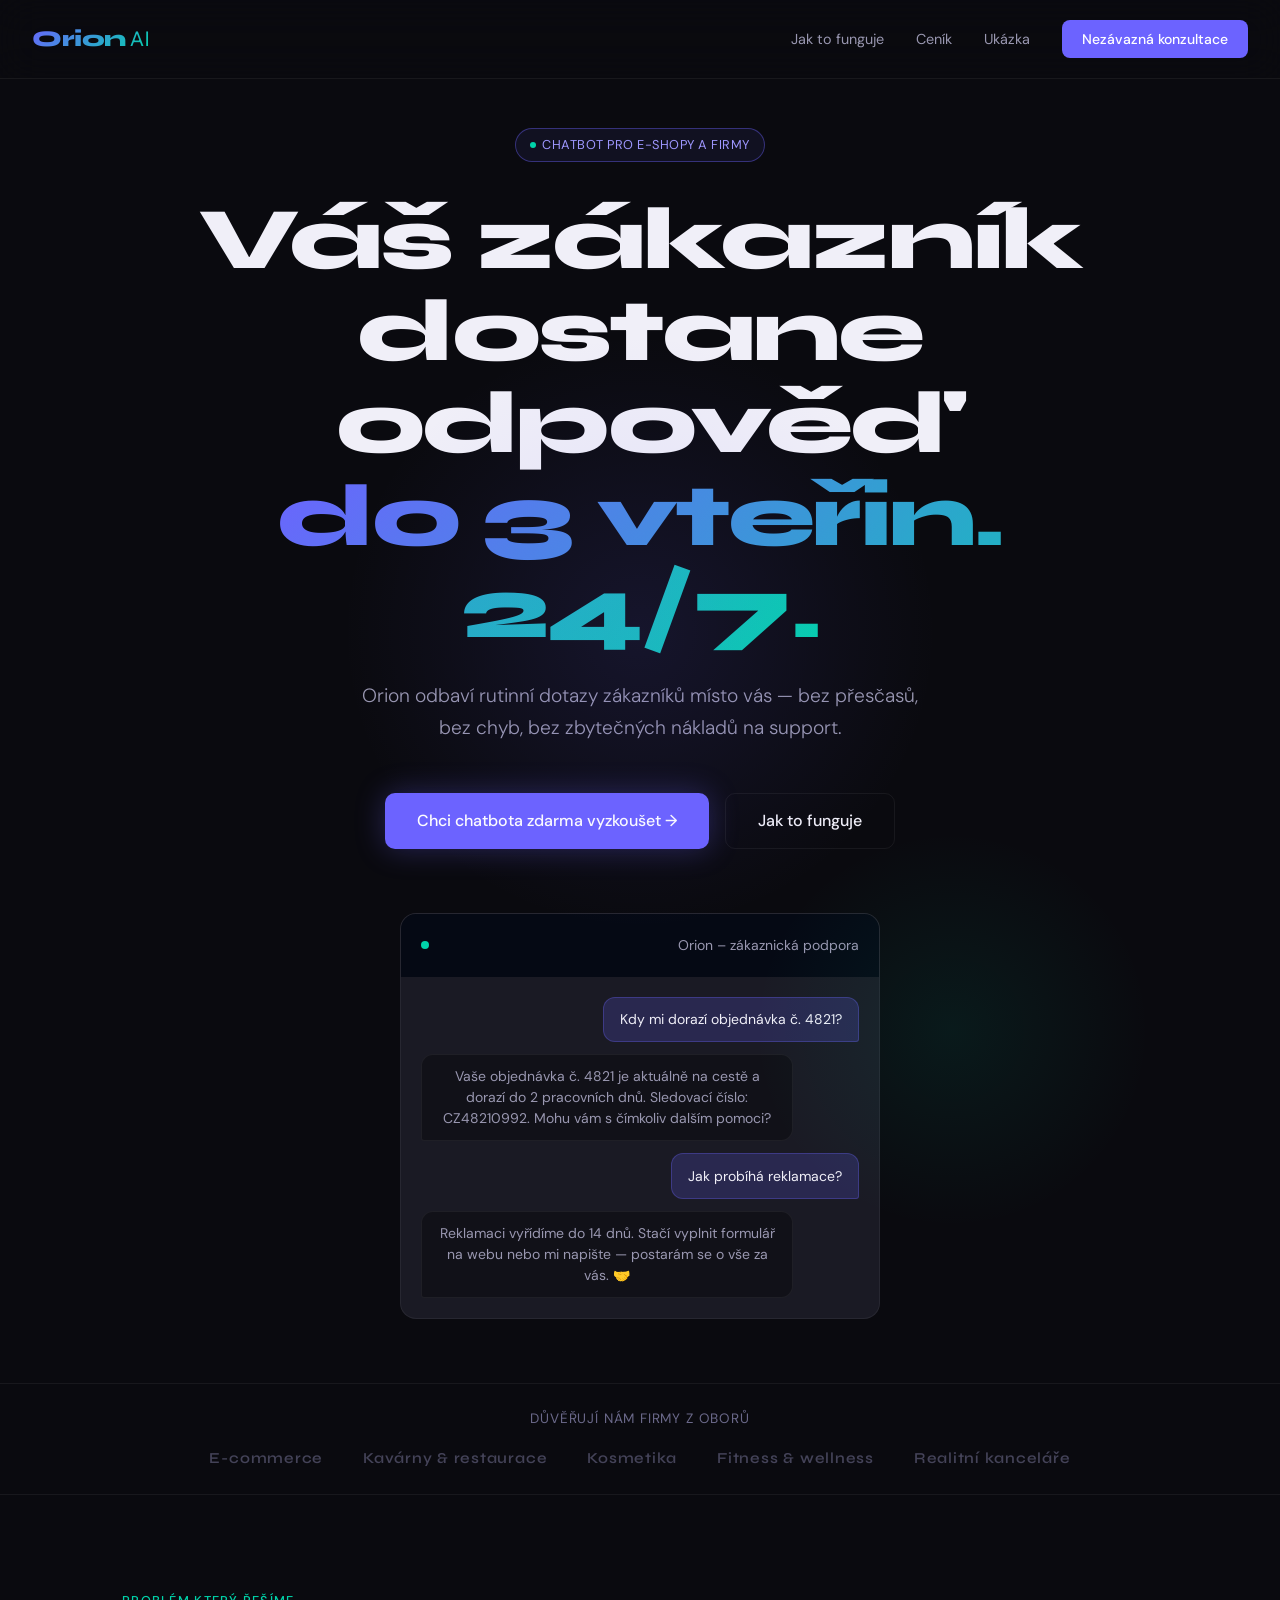
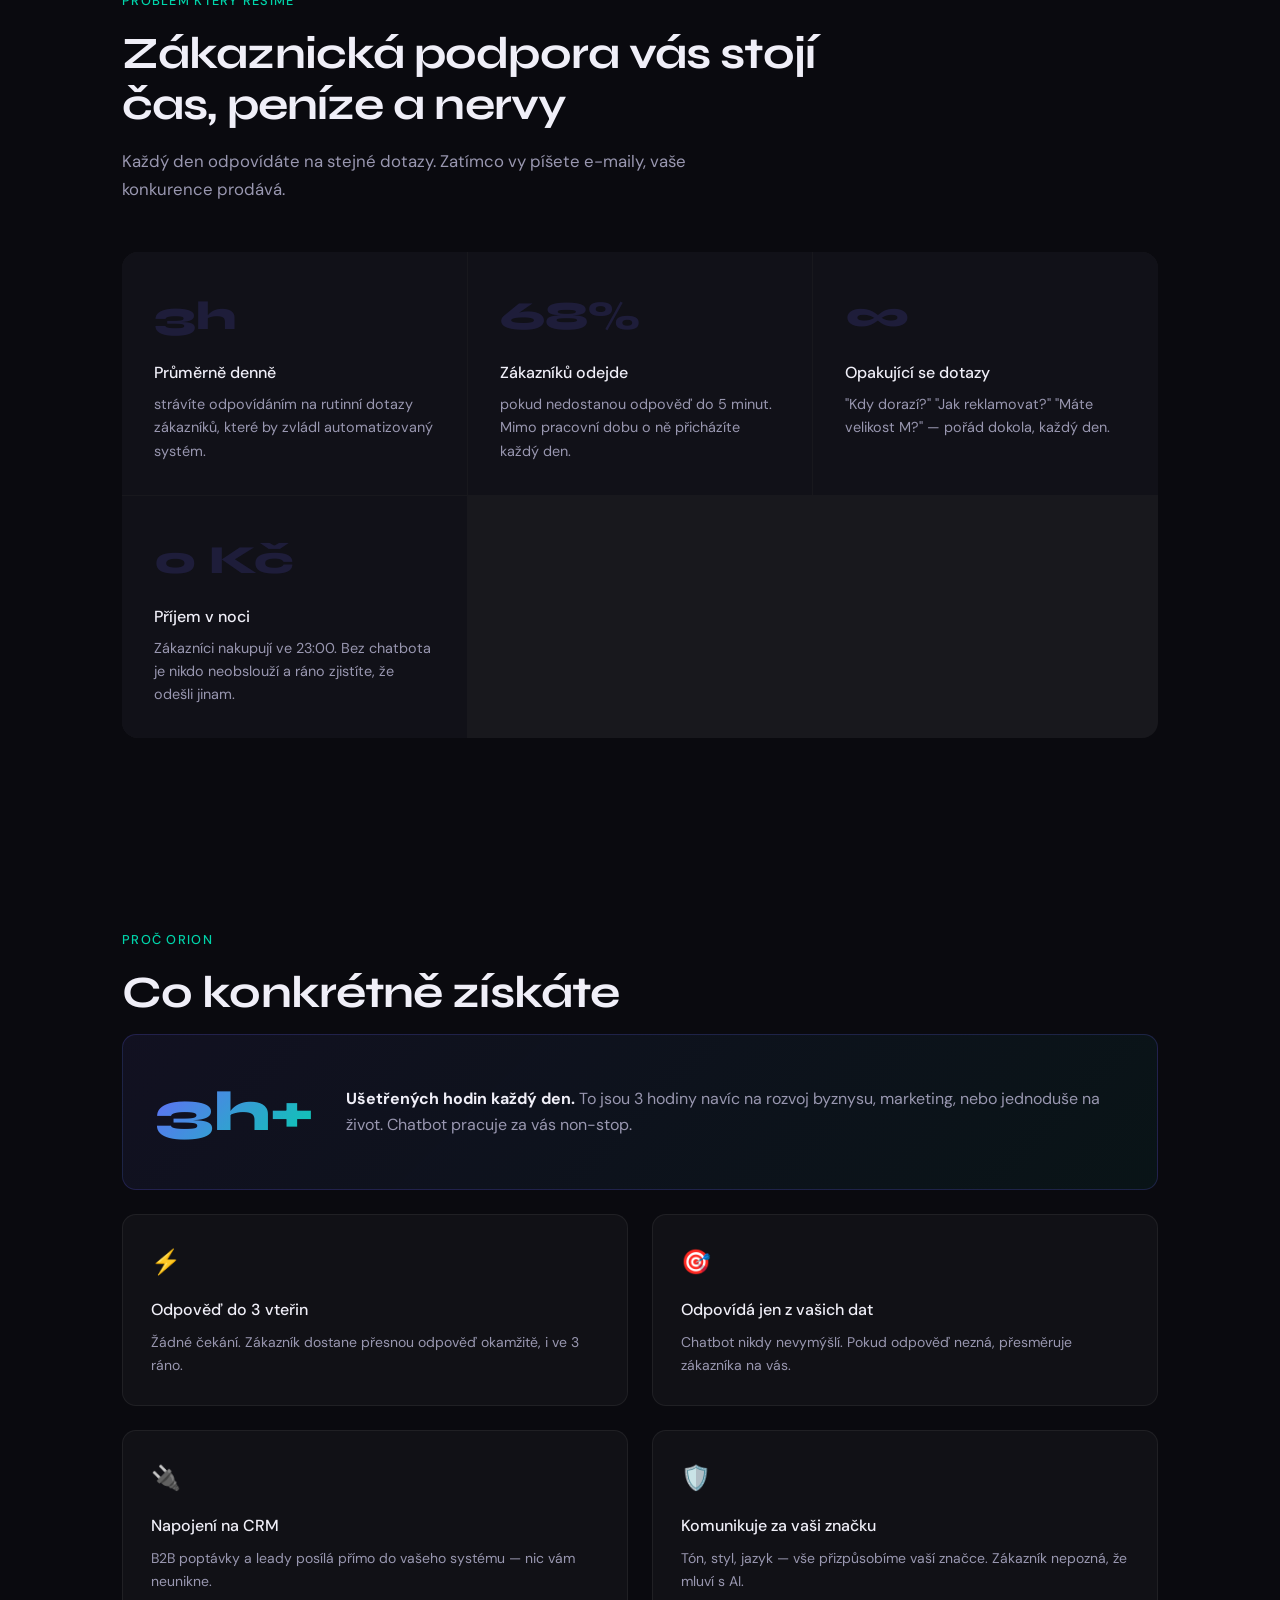
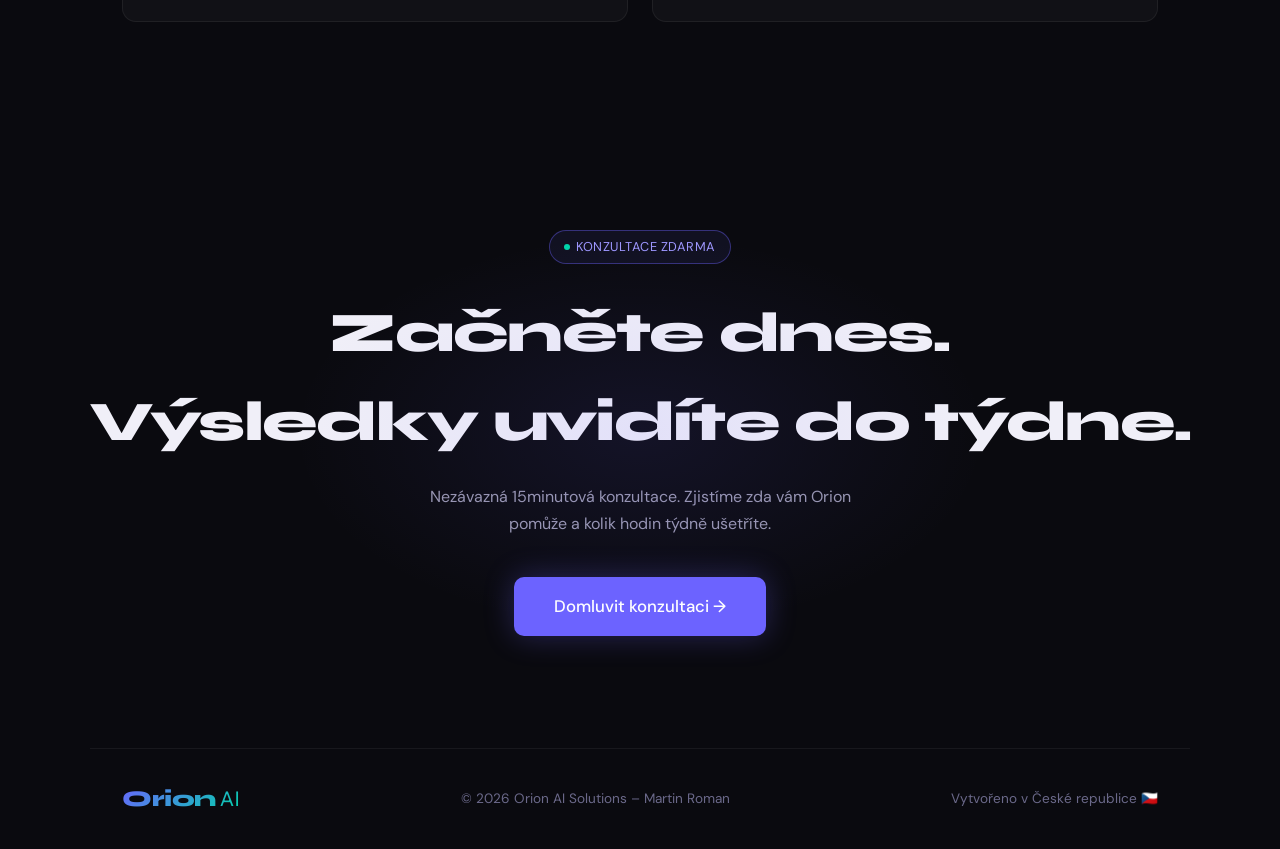
<file: index.html>
<!DOCTYPE html>
<html lang="cs">
<head>
<meta charset="UTF-8">
<meta name="viewport" content="width=device-width, initial-scale=1.0">
<title>Orion AI – Chatbot pro váš e-shop</title>
<link href="https://fonts.googleapis.com/css2?family=Syne:wght@400;600;700;800&family=DM+Sans:wght@300;400;500&display=swap" rel="stylesheet">
<link rel="stylesheet" href="./assets/css/main.css">
<script src="./assets/js/config.js"></script>
<script src="./assets/js/app.js" defer></script>
</head>
<body>

<div id="siteHeader"></div>

<!-- HERO -->
<section class="hero">
  <div class="hero-glow"></div>
  <div class="hero-glow2"></div>
  <div class="badge"><div class="dot"></div> Chatbot pro e-shopy a firmy</div>
  <h1>Váš zákazník dostane odpověď<br><span class="accent">do 3 vteřin. 24/7.</span></h1>
  <p class="hero-sub">Orion odbaví rutinní dotazy zákazníků místo vás — bez přesčasů, bez chyb, bez zbytečných nákladů na support.</p>
  <div class="hero-cta">
    <a href="kontakt.html" class="btn-primary">Chci chatbota zdarma vyzkoušet →</a>
    <a href="o-nas.html" class="btn-secondary">Jak to funguje</a>
  </div>

  <div class="chat-preview">
    <div class="chat-header">
      <div class="chat-dot"></div>
      <span>Orion – zákaznická podpora</span>
    </div>
    <div class="chat-body">
      <div class="msg msg-user">Kdy mi dorazí objednávka č. 4821?</div>
      <div class="msg msg-bot">Vaše objednávka č. 4821 je aktuálně na cestě a dorazí do 2 pracovních dnů. Sledovací číslo: CZ48210992. Mohu vám s čímkoliv dalším pomoci?</div>
      <div class="msg msg-user">Jak probíhá reklamace?</div>
      <div class="msg msg-bot">Reklamaci vyřídíme do 14 dnů. Stačí vyplnit formulář na webu nebo mi napište — postarám se o vše za vás. 🤝</div>
    </div>
  </div>
</section>

<!-- SOCIAL PROOF -->
<div class="social-proof">
  <p>Důvěřují nám firmy z oborů</p>
  <div class="logos">
    <span class="logo-item">E-commerce</span>
    <span class="logo-item">Kavárny & restaurace</span>
    <span class="logo-item">Kosmetika</span>
    <span class="logo-item">Fitness & wellness</span>
    <span class="logo-item">Realitní kanceláře</span>
  </div>
</div>

<!-- PROBLEM -->
<div class="section">
  <div class="section-label">Problém který řešíme</div>
  <h2 class="section-title">Zákaznická podpora vás stojí<br>čas, peníze a nervy</h2>
  <p class="section-sub">Každý den odpovídáte na stejné dotazy. Zatímco vy píšete e-maily, vaše konkurence prodává.</p>

  <div class="problem-grid">
    <div class="problem-card">
      <div class="problem-num">3h</div>
      <h3>Průměrně denně</h3>
      <p>strávíte odpovídáním na rutinní dotazy zákazníků, které by zvládl automatizovaný systém.</p>
    </div>
    <div class="problem-card">
      <div class="problem-num">68%</div>
      <h3>Zákazníků odejde</h3>
      <p>pokud nedostanou odpověď do 5 minut. Mimo pracovní dobu o ně přicházíte každý den.</p>
    </div>
    <div class="problem-card">
      <div class="problem-num">∞</div>
      <h3>Opakující se dotazy</h3>
      <p>"Kdy dorazí?" "Jak reklamovat?" "Máte velikost M?" — pořád dokola, každý den.</p>
    </div>
    <div class="problem-card">
      <div class="problem-num">0 Kč</div>
      <h3>Příjem v noci</h3>
      <p>Zákazníci nakupují ve 23:00. Bez chatbota je nikdo neobslouží a ráno zjistíte, že odešli jinam.</p>
    </div>
  </div>
</div>

<!-- BENEFITS -->
<div class="section">
  <div class="section-label">Proč Orion</div>
  <h2 class="section-title">Co konkrétně získáte</h2>

  <div class="benefits-grid">
    <div class="benefit-big">
      <div class="benefit-big-num">3h+</div>
      <div>
        <p><strong style="color: var(--text);">Ušetřených hodin každý den.</strong> To jsou 3 hodiny navíc na rozvoj byznysu, marketing, nebo jednoduše na život. Chatbot pracuje za vás non-stop.</p>
      </div>
    </div>
    <div class="benefit-card">
      <div class="benefit-icon">⚡</div>
      <h3>Odpověď do 3 vteřin</h3>
      <p>Žádné čekání. Zákazník dostane přesnou odpověď okamžitě, i ve 3 ráno.</p>
    </div>
    <div class="benefit-card">
      <div class="benefit-icon">🎯</div>
      <h3>Odpovídá jen z vašich dat</h3>
      <p>Chatbot nikdy nevymýšlí. Pokud odpověď nezná, přesměruje zákazníka na vás.</p>
    </div>
    <div class="benefit-card">
      <div class="benefit-icon">🔌</div>
      <h3>Napojení na CRM</h3>
      <p>B2B poptávky a leady posílá přímo do vašeho systému — nic vám neunikne.</p>
    </div>
    <div class="benefit-card">
      <div class="benefit-icon">🛡️</div>
      <h3>Komunikuje za vaši značku</h3>
      <p>Tón, styl, jazyk — vše přizpůsobíme vaší značce. Zákazník nepozná, že mluví s AI.</p>
    </div>
  </div>
</div>

<!-- CTA FINAL -->
<div class="cta-final" id="kontakt">
  <div class="cta-glow"></div>
  <div class="badge" style="margin-bottom: 1.5rem;"><div class="dot"></div> Konzultace zdarma</div>
  <h2>Začněte dnes.<br>Výsledky uvidíte do týdne.</h2>
  <p>Nezávazná 15minutová konzultace. Zjistíme zda vám Orion pomůže a kolik hodin týdně ušetříte.</p>
  <div style="display:flex; flex-direction:column; align-items:center; gap:1rem;">
    <a href="kontakt.html" class="btn-primary" style="font-size:1.05rem; padding: 1rem 2.5rem;">Domluvit konzultaci →</a>
  </div>
</div>

<div id="siteFooter"></div>

</body>
</html>
</file>
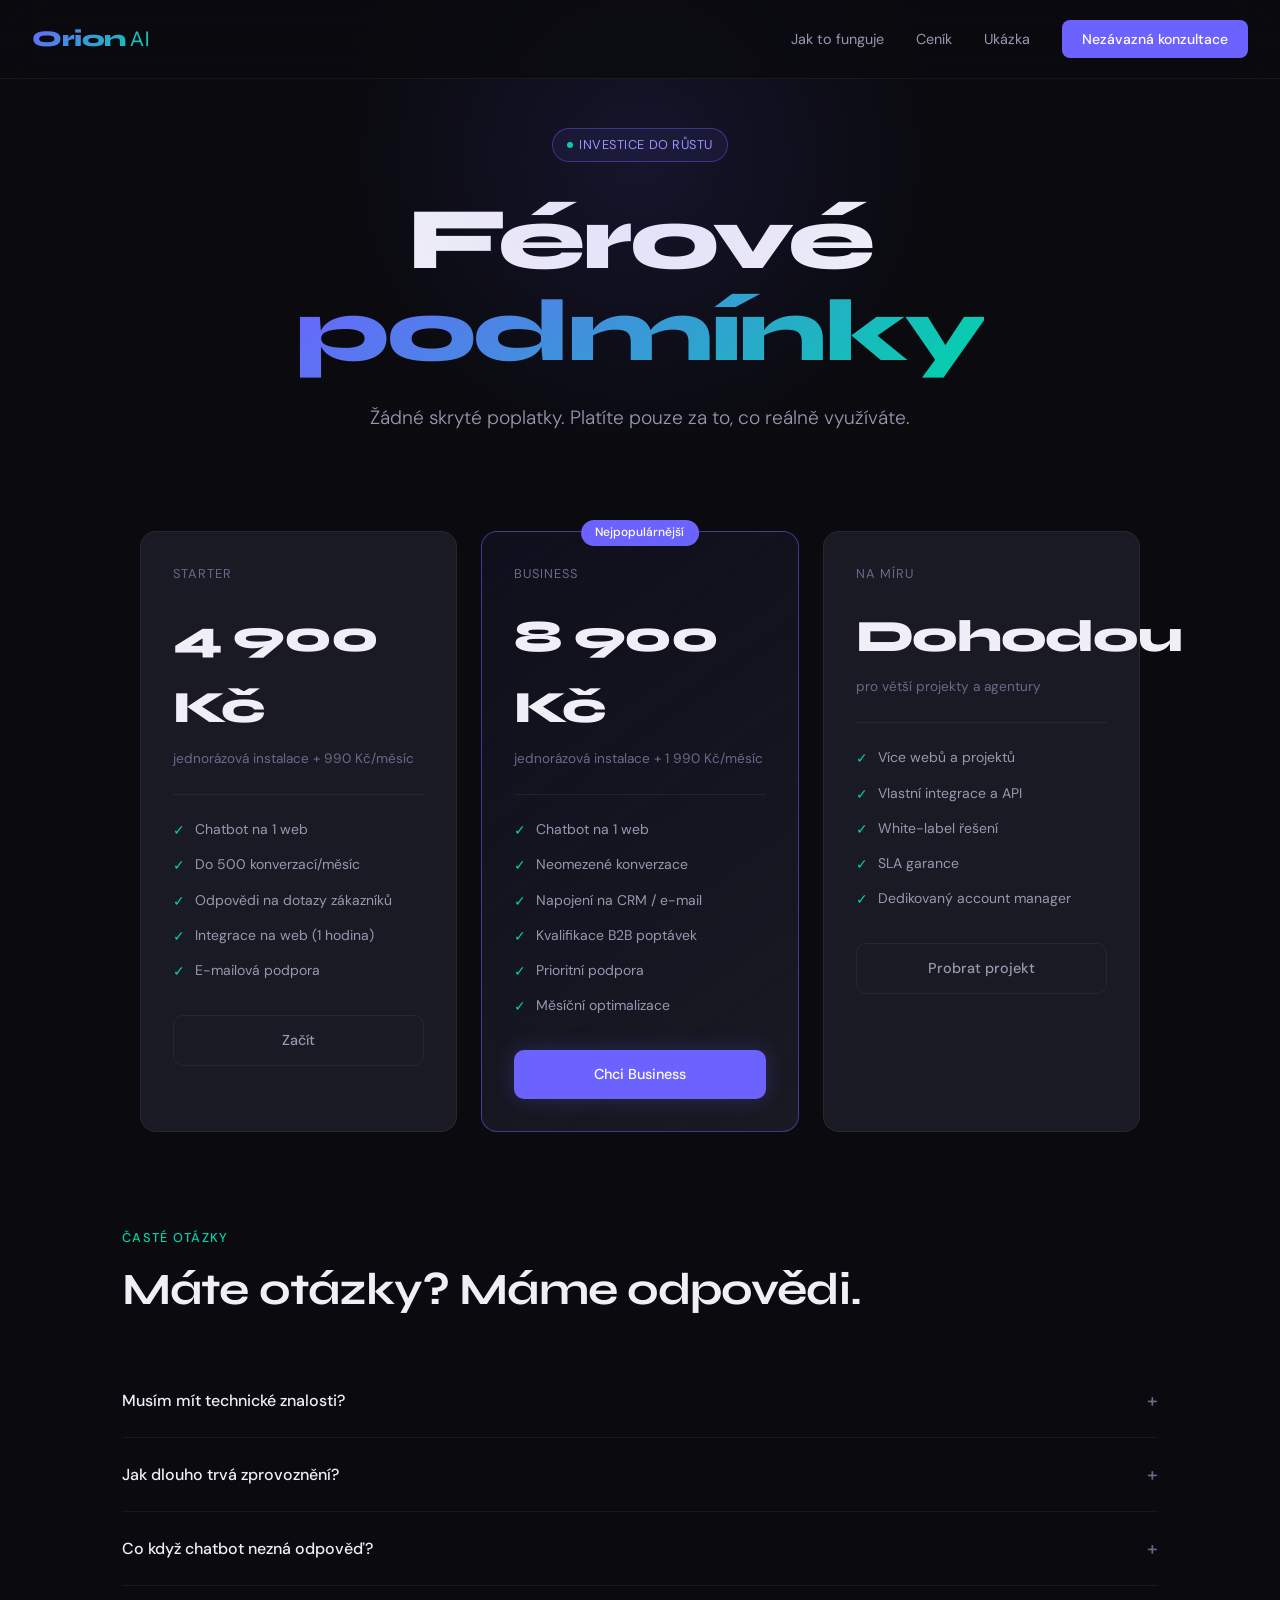
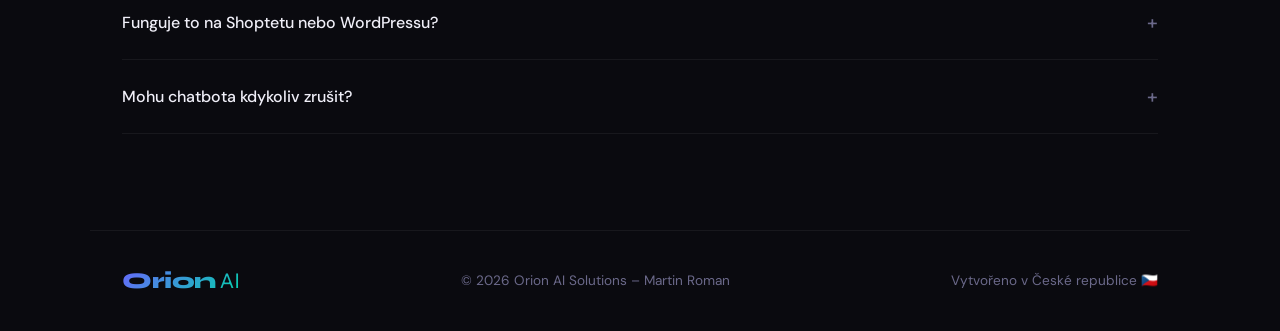
<file: cenik.html>
<!DOCTYPE html>
<html lang="cs">
<head>
<meta charset="UTF-8">
<meta name="viewport" content="width=device-width, initial-scale=1.0">
<title>Ceník | Orion AI</title>
<link href="https://fonts.googleapis.com/css2?family=Syne:wght@400;600;700;800&family=DM+Sans:wght@300;400;500&display=swap" rel="stylesheet">
<link rel="stylesheet" href="./assets/css/main.css">
<script src="./assets/js/config.js"></script>
<script src="./assets/js/app.js" defer></script>
</head>
<body>

<div id="siteHeader"></div>

<!-- PAGE HEADER -->
<section class="hero" style="min-height: 40vh; padding-bottom: 0;">
  <div class="hero-glow"></div>
  <div class="badge"><div class="dot"></div> Investice do růstu</div>
  <h1>Férové <span class="accent">podmínky</span></h1>
  <p class="hero-sub" style="margin-bottom: 0;">Žádné skryté poplatky. Platíte pouze za to, co reálně využíváte.</p>
</section>

<!-- PRICING -->
<div class="pricing-wrap" id="cenik" style="background: transparent;">
  <div class="pricing-inner">
    <div class="pricing-grid" style="margin-top: 0;">
      <div class="price-card">
        <div class="price-name">Starter</div>
        <div class="price-amount">4 900 Kč</div>
        <div class="price-period">jednorázová instalace + 990 Kč/měsíc</div>
        <div class="price-divider"></div>
        <ul class="price-features">
          <li><span class="check">✓</span> Chatbot na 1 web</li>
          <li><span class="check">✓</span> Do 500 konverzací/měsíc</li>
          <li><span class="check">✓</span> Odpovědi na dotazy zákazníků</li>
          <li><span class="check">✓</span> Integrace na web (1 hodina)</li>
          <li><span class="check">✓</span> E-mailová podpora</li>
        </ul>
        <a href="kontakt.html" class="btn-price btn-price-outline">Začít</a>
      </div>

      <div class="price-card featured">
        <div class="featured-badge">Nejpopulárnější</div>
        <div class="price-name">Business</div>
        <div class="price-amount">8 900 Kč</div>
        <div class="price-period">jednorázová instalace + 1 990 Kč/měsíc</div>
        <div class="price-divider"></div>
        <ul class="price-features">
          <li><span class="check">✓</span> Chatbot na 1 web</li>
          <li><span class="check">✓</span> Neomezené konverzace</li>
          <li><span class="check">✓</span> Napojení na CRM / e-mail</li>
          <li><span class="check">✓</span> Kvalifikace B2B poptávek</li>
          <li><span class="check">✓</span> Prioritní podpora</li>
          <li><span class="check">✓</span> Měsíční optimalizace</li>
        </ul>
        <a href="kontakt.html" class="btn-price btn-price-filled">Chci Business</a>
      </div>

      <div class="price-card">
        <div class="price-name">Na míru</div>
        <div class="price-amount">Dohodou</div>
        <div class="price-period">pro větší projekty a agentury</div>
        <div class="price-divider"></div>
        <ul class="price-features">
          <li><span class="check">✓</span> Více webů a projektů</li>
          <li><span class="check">✓</span> Vlastní integrace a API</li>
          <li><span class="check">✓</span> White-label řešení</li>
          <li><span class="check">✓</span> SLA garance</li>
          <li><span class="check">✓</span> Dedikovaný account manager</li>
        </ul>
        <a href="kontakt.html" class="btn-price btn-price-outline">Probrat projekt</a>
      </div>
    </div>
  </div>
</div>

<!-- FAQ -->
<div class="section" id="faq" style="padding-top: 0;">
  <div class="section-label">Časté otázky</div>
  <h2 class="section-title">Máte otázky? Máme odpovědi.</h2>

  <div class="faq-list">
    <div class="faq-item">
      <button class="faq-q" onclick="toggleFaq(this)">
        Musím mít technické znalosti? <span class="faq-arrow">+</span>
      </button>
      <div class="faq-a"><p>Vůbec ne. Vy mi pošlete podklady o vašem e-shopu a já se postarám o vše ostatní. Na váš web stačí vložit jeden řádek kódu — to zvládne i váš webmaster za 2 minuty.</p></div>
    </div>
    <div class="faq-item">
      <button class="faq-q" onclick="toggleFaq(this)">
        Jak dlouho trvá zprovoznění? <span class="faq-arrow">+</span>
      </button>
      <div class="faq-a"><p>Standardně 7 pracovních dní od zahájení spolupráce. Většinu času věnuji nastavení a testování aby chatbot odpovídal přesně tak jak chcete.</p></div>
    </div>
    <div class="faq-item">
      <button class="faq-q" onclick="toggleFaq(this)">
        Co když chatbot nezná odpověď? <span class="faq-arrow">+</span>
      </button>
      <div class="faq-a"><p>Nikdy nevymýšlí. Pokud odpověď nemá v databázi, zdvořile zákazníka přesměruje na vás nebo ho požádá o e-mail pro další kontakt. Transparentnost je základ.</p></div>
    </div>
    <div class="faq-item">
      <button class="faq-q" onclick="toggleFaq(this)">
        Funguje to na Shoptetu nebo WordPressu? <span class="faq-arrow">+</span>
      </button>
      <div class="faq-a"><p>Ano. Orion funguje na jakémkoliv webu — Shoptet, WordPress, vlastní kód, Webflow. Integrace je jednoduchý kód který zkopírujete na web.</p></div>
    </div>
    <div class="faq-item">
      <button class="faq-q" onclick="toggleFaq(this)">
        Mohu chatbota kdykoliv zrušit? <span class="faq-arrow">+</span>
      </button>
      <div class="faq-a"><p>Samozřejmě. Měsíční předplatné lze zrušit kdykoliv bez sankcí. Chci aby jste zůstali protože jste spokojeni — ne protože musíte.</p></div>
    </div>
  </div>
</div>

<div id="siteFooter"></div>

<script>
function toggleFaq(btn) {
  const item = btn.closest('.faq-item');
  const isOpen = item.classList.contains('open');
  document.querySelectorAll('.faq-item').forEach(i => i.classList.remove('open'));
  if (!isOpen) item.classList.add('open');
}
</script>

</body>
</html>
</file>
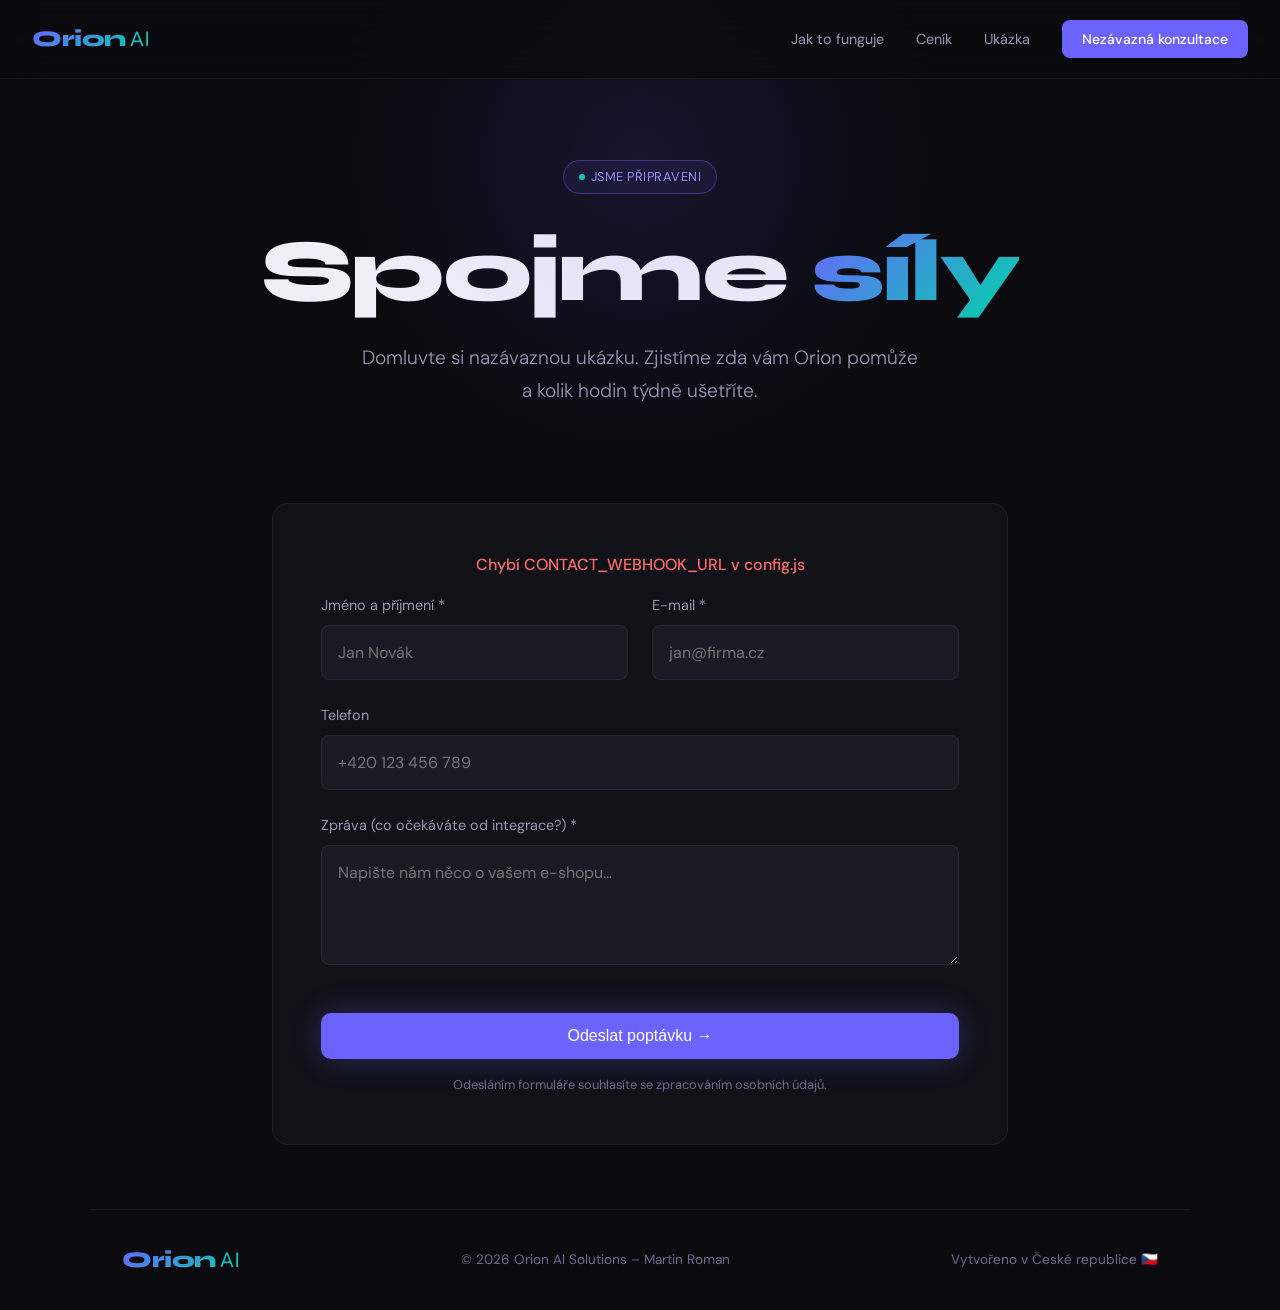
<file: kontakt.html>
<!DOCTYPE html>
<html lang="cs">
<head>
<meta charset="UTF-8">
<meta name="viewport" content="width=device-width, initial-scale=1.0">
<title>Kontakt | Orion AI</title>
<link href="https://fonts.googleapis.com/css2?family=Syne:wght@400;600;700;800&family=DM+Sans:wght@300;400;500&display=swap" rel="stylesheet">
<link rel="stylesheet" href="./assets/css/main.css">
<script src="./assets/js/config.js"></script>
<script src="./assets/js/app.js" defer></script>
<script src="./assets/js/contact.js" defer></script>
<style>
  .contact-container { max-width: 800px; margin: 0 auto; padding: 4rem 2rem; }
  .contact-card {
    background: var(--bg2);
    border: 0.5px solid var(--border2);
    border-radius: 16px;
    padding: 3rem;
  }
  .form-group { margin-bottom: 1.5rem; }
  .form-group label { display: block; margin-bottom: 0.5rem; color: var(--text2); font-size: 0.9rem; }
  .form-control {
    width: 100%;
    background: var(--bg3);
    border: 0.5px solid var(--border2);
    color: var(--text);
    padding: 1rem;
    border-radius: 8px;
    font-family: inherit;
    font-size: 1rem;
    transition: border-color 0.2s;
  }
  .form-control:focus { outline: none; border-color: var(--accent); }
  textarea.form-control { resize: vertical; min-height: 120px; }
  #contactSuccess {
    text-align: center;
    padding: 3rem 1rem;
  }
</style>
</head>
<body>

<div id="siteHeader"></div>

<section class="hero" style="min-height: auto; padding-top: 10rem; padding-bottom: 2rem;">
  <div class="hero-glow"></div>
  <div class="badge"><div class="dot"></div> Jsme připraveni</div>
  <h1>Spojme  <span class="accent">síly</span></h1>
  <p class="hero-sub" style="margin-bottom: 0;">Domluvte si nazávaznou ukázku. Zjistíme zda vám Orion pomůže a kolik hodin týdně ušetříte.</p>
</section>

<div class="contact-container">
  <div class="contact-card">
    
    <div id="contactStatus" style="color: #ff6b6b; margin-bottom: 1rem; text-align: center; font-weight: 500;"></div>

    <form id="orionContactForm">
      <div style="display: grid; grid-template-columns: 1fr 1fr; gap: 1.5rem;">
        <div class="form-group">
          <label>Jméno a příjmení *</label>
          <input type="text" name="name" class="form-control" required placeholder="Jan Novák">
        </div>
        <div class="form-group">
          <label>E-mail *</label>
          <input type="email" name="email" class="form-control" required placeholder="jan@firma.cz">
        </div>
      </div>
      
      <div class="form-group">
        <label>Telefon</label>
        <input type="text" name="phone" class="form-control" placeholder="+420 123 456 789">
      </div>
      
      <div class="form-group">
        <label>Zpráva (co očekáváte od integrace?) *</label>
        <textarea name="message" class="form-control" required placeholder="Napište nám něco o vašem e-shopu..."></textarea>
      </div>

      <button type="submit" class="btn-primary" style="width: 100%; justify-content: center; border: none; cursor: pointer; margin-top: 1rem;">Odeslat poptávku →</button>
      <p style="color: var(--text3); font-size: 0.8rem; text-align: center; margin-top: 1rem;">Odesláním formuláře souhlasíte se zpracováním osobních údajů.</p>
    </form>

    <div id="contactSuccess" hidden>
      <div style="font-size: 3rem; margin-bottom: 1rem;">🤝</div>
      <h3 style="margin-bottom: 1rem;">Děkujeme za váš zájem</h3>
      <p style="color: var(--text2); margin-bottom: 2rem;">Vaši zprávu jsme v pořádku přijali. Brzy se vám ozveme zpět.</p>
      <button id="contactClose" class="btn-secondary" style="border: none; cursor: pointer;">Odeslat další zprávu</button>
    </div>

  </div>
</div>

<div id="siteFooter"></div>

</body>
</html>
</file>
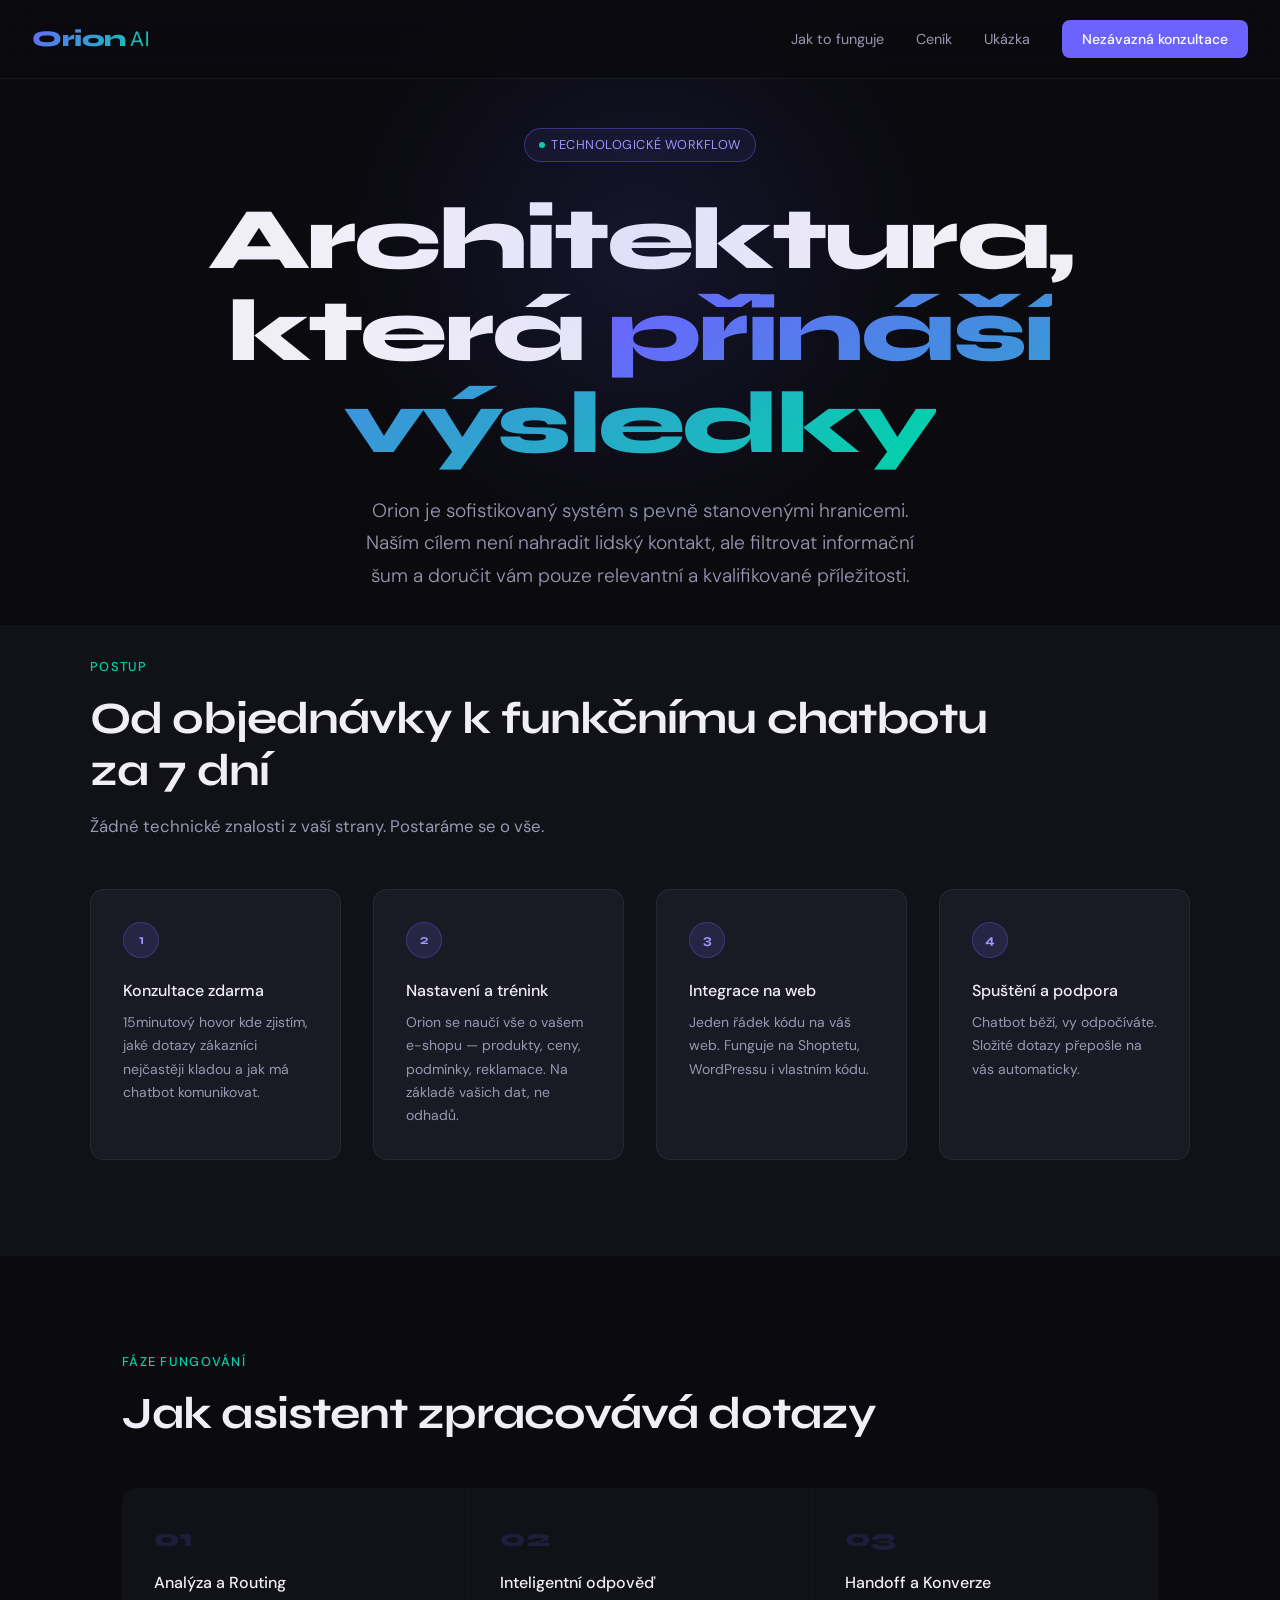
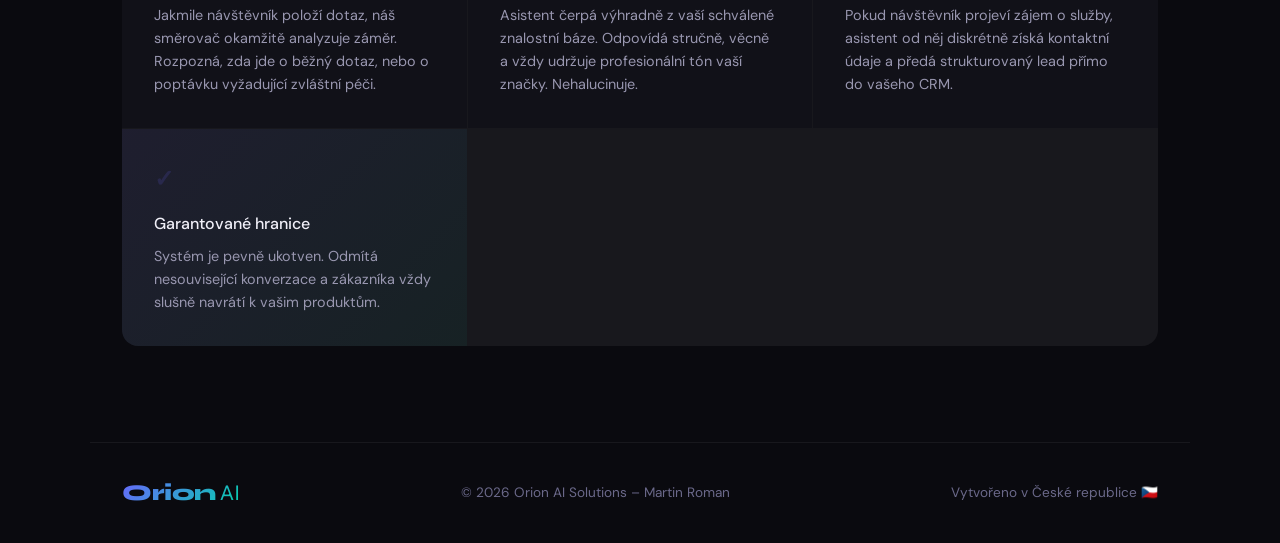
<file: o-nas.html>
<!DOCTYPE html>
<html lang="cs">
<head>
<meta charset="UTF-8">
<meta name="viewport" content="width=device-width, initial-scale=1.0">
<title>Jak to funguje | Orion AI</title>
<link href="https://fonts.googleapis.com/css2?family=Syne:wght@400;600;700;800&family=DM+Sans:wght@300;400;500&display=swap" rel="stylesheet">
<link rel="stylesheet" href="./assets/css/main.css">
<script src="./assets/js/config.js"></script>
<script src="./assets/js/app.js" defer></script>
</head>
<body>

<div id="siteHeader"></div>

<!-- PAGE HEADER -->
<section class="hero" style="min-height: 50vh; padding-bottom: 2rem;">
  <div class="hero-glow"></div>
  <div class="badge"><div class="dot"></div> Technologické workflow</div>
  <h1>Architektura, která <span class="accent">přináší výsledky</span></h1>
  <p class="hero-sub" style="margin-bottom: 0;">Orion je sofistikovaný systém s pevně stanovenými hranicemi. Naším cílem není nahradit lidský kontakt, ale filtrovat informační šum a doručit vám pouze relevantní a kvalifikované příležitosti.</p>
</section>

<!-- HOW IT WORKS (From original index.html) -->
<div class="how-wrap" id="jak-to-funguje" style="padding-top: 2rem;">
  <div class="how-inner">
    <div class="section-label">Postup</div>
    <h2 class="section-title">Od objednávky k funkčnímu chatbotu<br>za 7 dní</h2>
    <p class="section-sub">Žádné technické znalosti z vaší strany. Postaráme se o vše.</p>

    <div class="steps">
      <div class="step">
        <div class="step-num">1</div>
        <h3>Konzultace zdarma</h3>
        <p>15minutový hovor kde zjistím, jaké dotazy zákazníci nejčastěji kladou a jak má chatbot komunikovat.</p>
      </div>
      <div class="step">
        <div class="step-num">2</div>
        <h3>Nastavení a trénink</h3>
        <p>Orion se naučí vše o vašem e-shopu — produkty, ceny, podmínky, reklamace. Na základě vašich dat, ne odhadů.</p>
      </div>
      <div class="step">
        <div class="step-num">3</div>
        <h3>Integrace na web</h3>
        <p>Jeden řádek kódu na váš web. Funguje na Shoptetu, WordPressu i vlastním kódu.</p>
      </div>
      <div class="step">
        <div class="step-num">4</div>
        <h3>Spuštění a podpora</h3>
        <p>Chatbot běží, vy odpočíváte. Složité dotazy přepošle na vás automaticky.</p>
      </div>
    </div>
  </div>
</div>

<!-- ARCHITECTURE (From jak-to-funguje.html) -->
<div class="section">
  <div class="section-label">Fáze fungování</div>
  <h2 class="section-title">Jak asistent zpracovává dotazy</h2>
  
  <div class="problem-grid" style="margin-top: 3rem;">
    <div class="problem-card">
      <div class="problem-num" style="font-size: 1.5rem;">01</div>
      <h3>Analýza a Routing</h3>
      <p>Jakmile návštěvník položí dotaz, náš směrovač okamžitě analyzuje záměr. Rozpozná, zda jde o běžný dotaz, nebo o poptávku vyžadující zvláštní péči.</p>
    </div>
    <div class="problem-card">
      <div class="problem-num" style="font-size: 1.5rem;">02</div>
      <h3>Inteligentní odpověď</h3>
      <p>Asistent čerpá výhradně z vaší schválené znalostní báze. Odpovídá stručně, věcně a vždy udržuje profesionální tón vaší značky. Nehalucinuje.</p>
    </div>
    <div class="problem-card">
      <div class="problem-num" style="font-size: 1.5rem;">03</div>
      <h3>Handoff a Konverze</h3>
      <p>Pokud návštěvník projeví zájem o služby, asistent od něj diskrétně získá kontaktní údaje a předá strukturovaný lead přímo do vašeho CRM.</p>
    </div>
    <div class="problem-card" style="background: linear-gradient(135deg, rgba(108,99,255,0.08), rgba(0,212,170,0.05));">
      <div class="problem-num" style="font-size: 1.5rem;">✓</div>
      <h3>Garantované hranice</h3>
      <p>Systém je pevně ukotven. Odmítá nesouvisející konverzace a zákazníka vždy slušně navrátí k vašim produktům.</p>
    </div>
  </div>
</div>

<div id="siteFooter"></div>

</body>
</html>
</file>
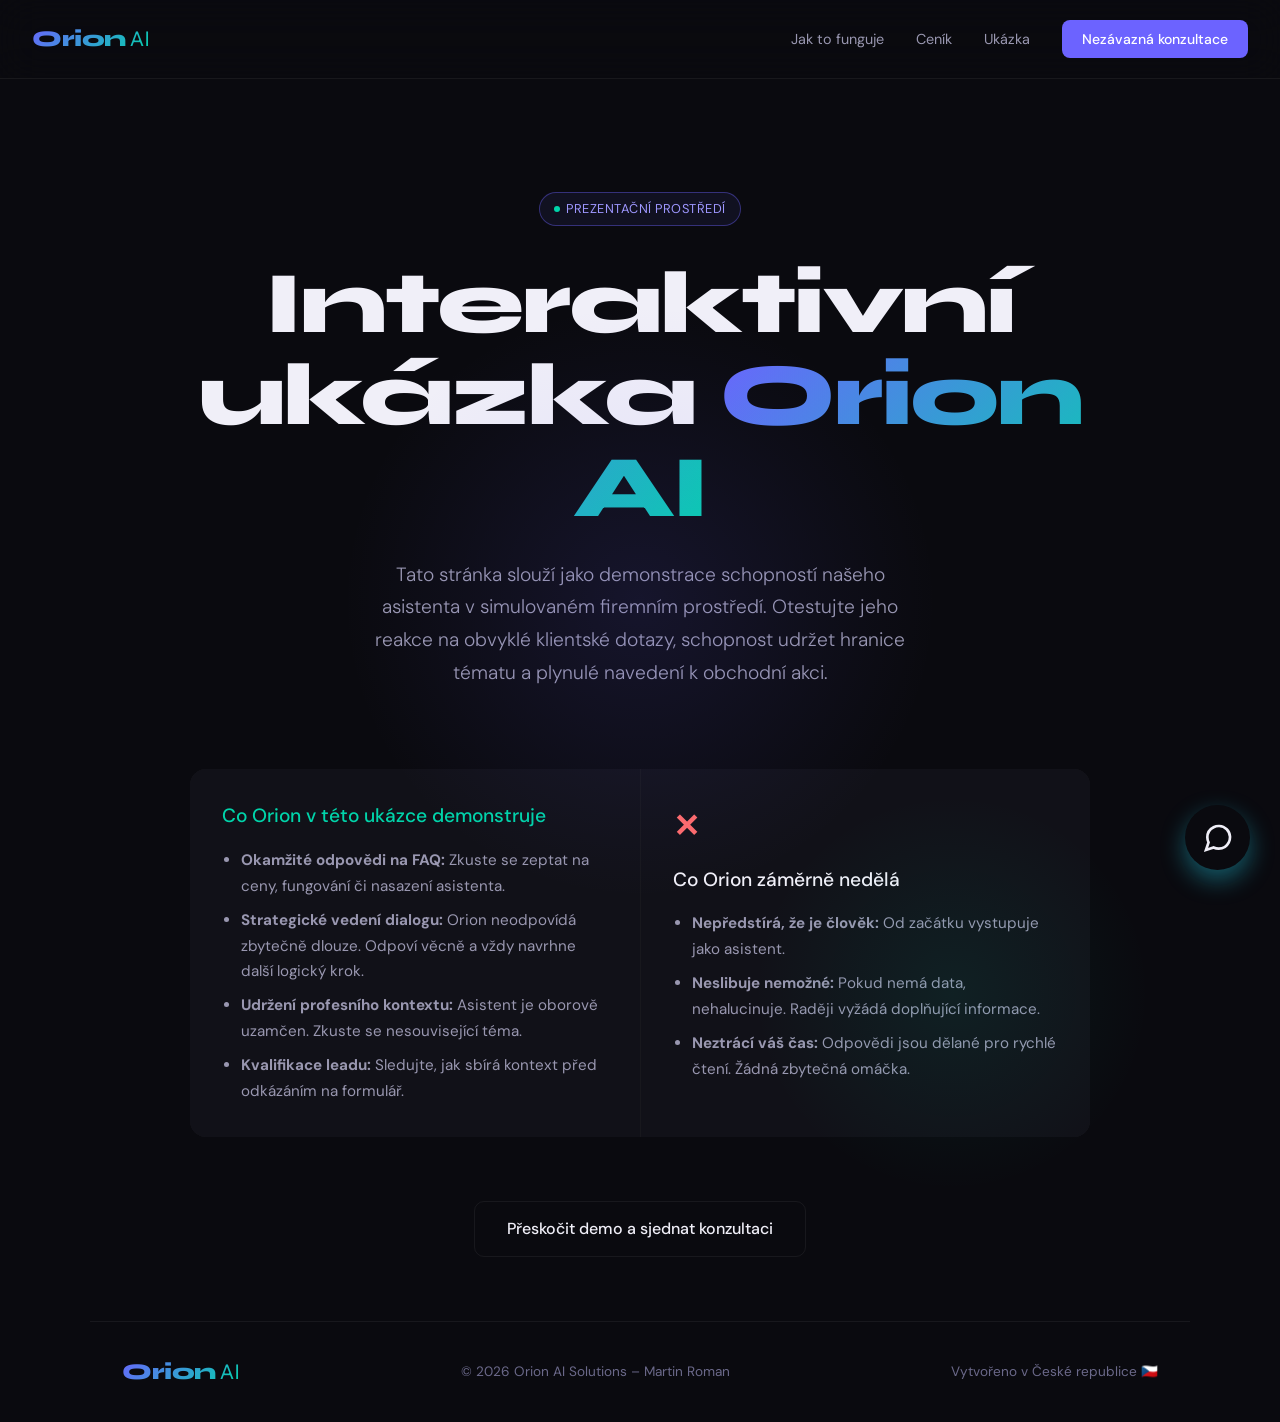
<file: ukazka.html>
<!DOCTYPE html>
<html lang="cs">
<head>
<meta charset="UTF-8">
<meta name="viewport" content="width=device-width, initial-scale=1.0">
<title>Interaktivní ukázka | Orion AI</title>
<link href="https://fonts.googleapis.com/css2?family=Syne:wght@400;600;700;800&family=DM+Sans:wght@300;400;500&display=swap" rel="stylesheet">
<link rel="stylesheet" href="./assets/css/main.css">
<script src="./assets/js/config.js"></script>
<script src="./assets/js/app.js" defer></script>
<script src="./assets/js/chat.js" defer></script>
</head>
<body>

<div id="siteHeader"></div>

<section class="hero" style="min-height: 100vh; justify-content: flex-start; padding-top: 12rem;">
  <div class="hero-glow"></div>
  <div class="hero-glow2"></div>
  
  <div class="badge"><div class="dot"></div> Prezentační prostředí</div>
  <h1>Interaktivní ukázka <span class="accent">Orion AI</span></h1>
  <p class="hero-sub">Tato stránka slouží jako demonstrace schopností našeho asistenta v simulovaném firemním prostředí. Otestujte jeho reakce na obvyklé klientské dotazy, schopnost udržet hranice tématu a plynulé navedení k obchodní akci.</p>
  
  <div class="problem-grid" style="max-width: 900px; margin-top: 2rem; text-align: left;">
    <div class="problem-card">
      <h3 style="color: var(--accent2); margin-bottom: 1rem; font-size: 1.2rem;">Co Orion v této ukázce demonstruje</h3>
      <ul style="color: var(--text2); font-size: 0.95rem; line-height: 1.7; padding-left: 1.2rem;">
        <li style="margin-bottom: 0.5rem;"><strong>Okamžité odpovědi na FAQ:</strong> Zkuste se zeptat na ceny, fungování či nasazení asistenta.</li>
        <li style="margin-bottom: 0.5rem;"><strong>Strategické vedení dialogu:</strong> Orion neodpovídá zbytečně dlouze. Odpoví věcně a vždy navrhne další logický krok.</li>
        <li style="margin-bottom: 0.5rem;"><strong>Udržení profesního kontextu:</strong> Asistent je oborově uzamčen. Zkuste se nesouvisející téma.</li>
        <li><strong>Kvalifikace leadu:</strong> Sledujte, jak sbírá kontext před odkázáním na formulář.</li>
      </ul>
    </div>
    
    <div class="problem-card">
      <div class="problem-num" style="font-size: 2rem; color: #ff6b6b;">✕</div>
      <h3 style="margin-bottom: 1rem; font-size: 1.2rem;">Co Orion záměrně nedělá</h3>
      <ul style="color: var(--text2); font-size: 0.95rem; line-height: 1.7; padding-left: 1.2rem;">
        <li style="margin-bottom: 0.5rem;"><strong>Nepředstírá, že je člověk:</strong> Od začátku vystupuje jako asistent.</li>
        <li style="margin-bottom: 0.5rem;"><strong>Neslibuje nemožné:</strong> Pokud nemá data, nehalucinuje. Raději vyžádá doplňující informace.</li>
        <li><strong>Neztrácí váš čas:</strong> Odpovědi jsou dělané pro rychlé čtení. Žádná zbytečná omáčka.</li>
      </ul>
    </div>
  </div>

  <div class="hero-cta" style="margin-top: 4rem;">
    <a href="kontakt.html" class="btn-secondary">Přeskočit demo a sjednat konzultaci</a>
  </div>
</section>

<!-- THE FLOATING CHAT WIDGET IS INJECTED BY CHAT.JS -->

<div id="siteFooter"></div>

</body>
</html>
</file>
<file: assets/css/main.css>
*, *::before, *::after { box-sizing: border-box; margin: 0; padding: 0; }

  :root {
    --bg: #0A0A0F;
    --bg2: #111118;
    --bg3: #1A1A24;
    --accent: #6C63FF;
    --accent2: #00D4AA;
    --text: #F0EFF8;
    --text2: #9997B0;
    --text3: #6B698A;
    --border: rgba(108,99,255,0.15);
    --border2: rgba(255,255,255,0.06);
    --card: rgba(255,255,255,0.03);
    --glow: rgba(108,99,255,0.2);
  }

  html { scroll-behavior: smooth; }

  body {
    font-family: 'DM Sans', sans-serif;
    background: var(--bg);
    color: var(--text);
    overflow-x: hidden;
    line-height: 1.6;
  }

  /* NAV */
  nav {
    position: fixed; top: 0; left: 0; right: 0;
    z-index: 100;
    padding: 1.25rem 2rem;
    display: flex; align-items: center; justify-content: space-between;
    background: rgba(10,10,15,0.8);
    backdrop-filter: blur(20px);
    border-bottom: 0.5px solid var(--border2);
  }

  .logo {
    font-family: 'Syne', sans-serif;
    font-weight: 800;
    font-size: 1.4rem;
    letter-spacing: -0.02em;
    background: linear-gradient(135deg, #6C63FF, #00D4AA);
    -webkit-background-clip: text;
    -webkit-text-fill-color: transparent;
  }

  .logo span { color: var(--text2); font-weight: 400; }

  nav a {
    color: var(--text2);
    text-decoration: none;
    font-size: 0.9rem;
    transition: color 0.2s;
  }
  nav a:hover { color: var(--text); }

  .nav-links { display: flex; gap: 2rem; align-items: center; }

  .btn-nav {
    background: var(--accent);
    color: white !important;
    padding: 0.5rem 1.25rem;
    border-radius: 8px;
    font-weight: 500;
    font-size: 0.875rem;
    transition: opacity 0.2s, transform 0.15s;
  }
  .btn-nav:hover { opacity: 0.9; transform: translateY(-1px); }

  /* HERO */
  .hero {
    min-height: 100vh;
    display: flex; flex-direction: column;
    align-items: center; justify-content: center;
    text-align: center;
    padding: 8rem 2rem 4rem;
    position: relative;
    overflow: hidden;
  }

  .hero-glow {
    position: absolute;
    width: 600px; height: 600px;
    border-radius: 50%;
    background: radial-gradient(circle, rgba(108,99,255,0.12) 0%, transparent 70%);
    top: 50%; left: 50%;
    transform: translate(-50%, -60%);
    pointer-events: none;
  }

  .hero-glow2 {
    position: absolute;
    width: 400px; height: 400px;
    border-radius: 50%;
    background: radial-gradient(circle, rgba(0,212,170,0.08) 0%, transparent 70%);
    top: 60%; right: 10%;
    pointer-events: none;
  }

  .badge {
    display: inline-flex; align-items: center; gap: 6px;
    padding: 0.35rem 0.9rem;
    border: 0.5px solid rgba(108,99,255,0.4);
    border-radius: 100px;
    font-size: 0.8rem;
    color: #9E97FF;
    margin-bottom: 2rem;
    background: rgba(108,99,255,0.08);
    letter-spacing: 0.04em;
    text-transform: uppercase;
  }

  .dot { width: 6px; height: 6px; border-radius: 50%; background: #00D4AA; animation: pulse 2s infinite; }
  @keyframes pulse { 0%,100%{opacity:1;} 50%{opacity:0.4;} }

  h1 {
    font-family: 'Syne', sans-serif;
    font-size: clamp(2.8rem, 7vw, 5.5rem);
    font-weight: 800;
    line-height: 1.05;
    letter-spacing: -0.03em;
    margin-bottom: 1.5rem;
    max-width: 900px;
  }

  h1 .accent { background: linear-gradient(135deg, #6C63FF, #00D4AA); -webkit-background-clip: text; -webkit-text-fill-color: transparent; }

  .hero-sub {
    font-size: 1.2rem;
    color: var(--text2);
    max-width: 560px;
    margin-bottom: 3rem;
    line-height: 1.7;
    font-weight: 300;
  }

  .hero-cta { display: flex; gap: 1rem; flex-wrap: wrap; justify-content: center; }

  .btn-primary {
    background: var(--accent);
    color: white;
    padding: 0.9rem 2rem;
    border-radius: 10px;
    font-size: 1rem;
    font-weight: 500;
    text-decoration: none;
    transition: all 0.2s;
    display: inline-flex; align-items: center; gap: 8px;
    box-shadow: 0 0 30px rgba(108,99,255,0.3);
  }
  .btn-primary:hover { transform: translateY(-2px); box-shadow: 0 0 40px rgba(108,99,255,0.45); }

  .btn-secondary {
    background: transparent;
    color: var(--text);
    padding: 0.9rem 2rem;
    border-radius: 10px;
    font-size: 1rem;
    font-weight: 500;
    text-decoration: none;
    border: 0.5px solid var(--border2);
    transition: all 0.2s;
    display: inline-flex; align-items: center; gap: 8px;
  }
  .btn-secondary:hover { background: var(--card); border-color: rgba(255,255,255,0.15); }

  /* SOCIAL PROOF */
  .social-proof {
    padding: 1.5rem 2rem;
    text-align: center;
    border-top: 0.5px solid var(--border2);
    border-bottom: 0.5px solid var(--border2);
  }
  .social-proof p { color: var(--text3); font-size: 0.85rem; letter-spacing: 0.06em; text-transform: uppercase; margin-bottom: 1rem; }
  .logos { display: flex; justify-content: center; align-items: center; gap: 2.5rem; flex-wrap: wrap; }
  .logo-item { color: var(--text3); font-family: 'Syne', sans-serif; font-weight: 600; font-size: 0.95rem; letter-spacing: 0.05em; opacity: 0.6; }

  /* PROBLEM SECTION */
  .section { padding: 6rem 2rem; max-width: 1100px; margin: 0 auto; }
  .section-label { font-size: 0.8rem; text-transform: uppercase; letter-spacing: 0.1em; color: var(--accent2); margin-bottom: 1rem; font-weight: 500; }
  .section-title { font-family: 'Syne', sans-serif; font-size: clamp(1.8rem, 4vw, 2.8rem); font-weight: 700; letter-spacing: -0.02em; margin-bottom: 1rem; line-height: 1.15; }
  .section-sub { color: var(--text2); font-size: 1.05rem; max-width: 580px; line-height: 1.7; margin-bottom: 3rem; }

  .problem-grid { display: grid; grid-template-columns: repeat(auto-fit, minmax(260px, 1fr)); gap: 1px; background: var(--border2); border-radius: 16px; overflow: hidden; }
  .problem-card {
    background: var(--bg2);
    padding: 2rem;
    transition: background 0.2s;
  }
  .problem-card:hover { background: var(--bg3); }
  .problem-num { font-family: 'Syne', sans-serif; font-size: 2.5rem; font-weight: 800; color: var(--border); margin-bottom: 0.75rem; }
  .problem-card h3 { font-size: 1rem; font-weight: 500; margin-bottom: 0.5rem; }
  .problem-card p { color: var(--text2); font-size: 0.9rem; line-height: 1.6; }

  /* HOW IT WORKS */
  .how-wrap { background: var(--bg2); padding: 6rem 2rem; }
  .how-inner { max-width: 1100px; margin: 0 auto; }
  .steps { display: grid; grid-template-columns: repeat(auto-fit, minmax(220px, 1fr)); gap: 2rem; margin-top: 3rem; }
  .step {
    position: relative;
    padding: 2rem;
    background: var(--bg3);
    border-radius: 14px;
    border: 0.5px solid var(--border2);
  }
  .step-num {
    width: 36px; height: 36px;
    border-radius: 50%;
    background: rgba(108,99,255,0.15);
    border: 0.5px solid rgba(108,99,255,0.3);
    display: flex; align-items: center; justify-content: center;
    font-family: 'Syne', sans-serif;
    font-weight: 700;
    font-size: 0.85rem;
    color: #9E97FF;
    margin-bottom: 1.25rem;
  }
  .step h3 { font-size: 1rem; font-weight: 500; margin-bottom: 0.5rem; }
  .step p { color: var(--text2); font-size: 0.875rem; line-height: 1.65; }

  .connector { display: none; }

  /* BENEFITS */
  .benefits-grid { display: grid; grid-template-columns: 1fr 1fr; gap: 1.5rem; }
  @media(max-width: 680px) { .benefits-grid { grid-template-columns: 1fr; } }

  .benefit-card {
    padding: 1.75rem;
    background: var(--card);
    border: 0.5px solid var(--border2);
    border-radius: 14px;
    transition: border-color 0.2s, background 0.2s;
  }
  .benefit-card:hover { background: var(--bg3); border-color: var(--border); }
  .benefit-icon { font-size: 1.5rem; margin-bottom: 1rem; }
  .benefit-card h3 { font-size: 1rem; font-weight: 500; margin-bottom: 0.5rem; }
  .benefit-card p { color: var(--text2); font-size: 0.875rem; line-height: 1.65; }

  .benefit-big {
    grid-column: span 2;
    display: flex; align-items: center; gap: 2rem;
    padding: 2rem;
    background: linear-gradient(135deg, rgba(108,99,255,0.08), rgba(0,212,170,0.05));
    border: 0.5px solid rgba(108,99,255,0.2);
    border-radius: 14px;
  }
  @media(max-width: 680px) { .benefit-big { grid-column: span 1; flex-direction: column; } }
  .benefit-big-num { font-family: 'Syne', sans-serif; font-size: 3.5rem; font-weight: 800; background: linear-gradient(135deg, #6C63FF, #00D4AA); -webkit-background-clip: text; -webkit-text-fill-color: transparent; white-space: nowrap; }
  .benefit-big p { color: var(--text2); font-size: 1rem; line-height: 1.6; }

  /* PRICING */
  .pricing-wrap { background: var(--bg2); padding: 6rem 2rem; }
  .pricing-inner { max-width: 1000px; margin: 0 auto; }
  .pricing-grid { display: grid; grid-template-columns: repeat(auto-fit, minmax(280px, 1fr)); gap: 1.5rem; margin-top: 3rem; }

  .price-card {
    padding: 2rem;
    background: var(--bg3);
    border: 0.5px solid var(--border2);
    border-radius: 16px;
    position: relative;
  }
  .price-card.featured {
    border-color: rgba(108,99,255,0.5);
    background: linear-gradient(145deg, rgba(108,99,255,0.06), var(--bg3));
  }
  .featured-badge {
    position: absolute;
    top: -12px; left: 50%; transform: translateX(-50%);
    background: var(--accent);
    color: white;
    font-size: 0.75rem;
    font-weight: 500;
    padding: 0.2rem 0.9rem;
    border-radius: 100px;
    white-space: nowrap;
  }
  .price-name { font-size: 0.8rem; text-transform: uppercase; letter-spacing: 0.08em; color: var(--text3); margin-bottom: 1rem; }
  .price-amount { font-family: 'Syne', sans-serif; font-size: 2.8rem; font-weight: 800; letter-spacing: -0.03em; margin-bottom: 0.25rem; }
  .price-period { color: var(--text3); font-size: 0.85rem; margin-bottom: 1.5rem; }
  .price-divider { height: 0.5px; background: var(--border2); margin-bottom: 1.5rem; }
  .price-features { list-style: none; display: flex; flex-direction: column; gap: 0.7rem; margin-bottom: 2rem; }
  .price-features li { display: flex; align-items: flex-start; gap: 10px; font-size: 0.875rem; color: var(--text2); }
  .check { color: var(--accent2); font-size: 0.9rem; flex-shrink: 0; margin-top: 1px; }
  .btn-price {
    display: block; text-align: center;
    padding: 0.8rem;
    border-radius: 10px;
    font-size: 0.9rem;
    font-weight: 500;
    text-decoration: none;
    transition: all 0.2s;
  }
  .btn-price-outline { border: 0.5px solid var(--border2); color: var(--text2); }
  .btn-price-outline:hover { background: var(--card); color: var(--text); border-color: rgba(255,255,255,0.15); }
  .btn-price-filled { background: var(--accent); color: white; box-shadow: 0 0 20px rgba(108,99,255,0.25); }
  .btn-price-filled:hover { opacity: 0.9; transform: translateY(-1px); }

  /* FAQ */
  .faq-list { display: flex; flex-direction: column; gap: 0; margin-top: 3rem; }
  .faq-item { border-bottom: 0.5px solid var(--border2); }
  .faq-q {
    width: 100%; background: none; border: none; cursor: pointer;
    text-align: left; padding: 1.5rem 0;
    display: flex; justify-content: space-between; align-items: center;
    font-family: 'DM Sans', sans-serif;
    font-size: 1rem; color: var(--text); font-weight: 500;
    gap: 1rem;
  }
  .faq-q:hover { color: var(--accent2); }
  .faq-arrow { color: var(--text3); font-size: 1.2rem; flex-shrink: 0; transition: transform 0.25s; }
  .faq-a { max-height: 0; overflow: hidden; transition: max-height 0.3s ease; }
  .faq-a p { color: var(--text2); font-size: 0.95rem; line-height: 1.7; padding-bottom: 1.5rem; }
  .faq-item.open .faq-arrow { transform: rotate(45deg); }
  .faq-item.open .faq-a { max-height: 300px; }

  /* CTA FINAL */
  .cta-final {
    padding: 7rem 2rem;
    text-align: center;
    position: relative;
    overflow: hidden;
  }
  .cta-glow {
    position: absolute;
    width: 700px; height: 400px;
    border-radius: 50%;
    background: radial-gradient(ellipse, rgba(108,99,255,0.1) 0%, transparent 70%);
    top: 50%; left: 50%; transform: translate(-50%,-50%);
    pointer-events: none;
  }
  .cta-final h2 { font-family: 'Syne', sans-serif; font-size: clamp(2rem, 5vw, 3.5rem); font-weight: 800; letter-spacing: -0.03em; margin-bottom: 1rem; }
  .cta-final p { color: var(--text2); max-width: 480px; margin: 0 auto 2.5rem; line-height: 1.7; }

  /* FOOTER */
  footer {
    border-top: 0.5px solid var(--border2);
    padding: 2rem;
    display: flex; justify-content: space-between; align-items: center;
    max-width: 1100px; margin: 0 auto;
    flex-wrap: wrap; gap: 1rem;
  }
  footer p { color: var(--text3); font-size: 0.85rem; }

  /* CHAT PREVIEW */
  .chat-preview {
    margin-top: 4rem;
    max-width: 480px;
    background: var(--bg3);
    border: 0.5px solid var(--border2);
    border-radius: 16px;
    overflow: hidden;
  }
  .chat-header { padding: 0.9rem 1.25rem; background: var(--bg2); border-bottom: 0.5px solid var(--border2); display: flex; align-items: center; gap: 10px; }
  .chat-dot { width: 8px; height: 8px; border-radius: 50%; background: var(--accent2); animation: pulse 2s infinite; }
  .chat-header span { font-size: 0.875rem; color: var(--text2); }
  .chat-body { padding: 1.25rem; display: flex; flex-direction: column; gap: 0.75rem; }
  .msg { max-width: 85%; padding: 0.7rem 1rem; border-radius: 12px; font-size: 0.875rem; line-height: 1.5; }
  .msg-user { align-self: flex-end; background: rgba(108,99,255,0.2); border: 0.5px solid rgba(108,99,255,0.3); color: var(--text); border-radius: 12px 12px 3px 12px; }
  .msg-bot { align-self: flex-start; background: var(--bg2); border: 0.5px solid var(--border2); color: var(--text2); border-radius: 12px 12px 12px 3px; }
  .typing { display: flex; gap: 4px; align-items: center; padding: 0.7rem 1rem; }
  .typing span { width: 6px; height: 6px; border-radius: 50%; background: var(--text3); animation: bounce 1.2s infinite; }
  .typing span:nth-child(2) { animation-delay: 0.2s; }
  .typing span:nth-child(3) { animation-delay: 0.4s; }
  @keyframes bounce { 0%,60%,100%{transform:translateY(0);} 30%{transform:translateY(-5px);} }

  @media(max-width: 768px) {
    .nav-links { display: none; }
    .benefits-grid { grid-template-columns: 1fr; }
    .benefit-big { grid-column: span 1; }
  }

/* ----- CHAT WIDGET STYLES IMPORTED FROM OLD STYLES ----- */
/* ==========================================================================
   15. KOMPLETNÍ CHAT WIDGET STYLES A AVATARY
   ========================================================================== */

/* Plovoucí ikona vpravo dole */
.chat-fab {
    position: fixed;
    bottom: 30px;
    right: 30px;
    width: 65px;
    height: 65px;
    background: linear-gradient(135deg, var(--accent-cyan), var(--accent-purple));
    border-radius: 50%;
    display: flex;
    align-items: center;
    justify-content: center;
    cursor: pointer;
    box-shadow: 0 10px 25px rgba(34, 211, 238, 0.4);
    z-index: 9999;
    color: var(--bg-dark);
    transition: transform 0.3s ease;
}

.chat-fab svg { width: 32px; height: 32px; }
.chat-fab:hover { transform: scale(1.1); }

/* Okno chatu */
.chat-window {
    position: fixed;
    bottom: 110px;
    right: 30px;
    width: 380px;
    height: 600px;
    max-height: 80vh;
    background: rgba(10, 15, 30, 0.95);
    border: 1px solid var(--border-color);
    border-radius: 20px;
    box-shadow: 0 20px 40px rgba(0, 0, 0, 0.5);
    backdrop-filter: blur(15px);
    display: flex;
    flex-direction: column;
    z-index: 9998;
    overflow: hidden;
    transition: opacity 0.3s ease, transform 0.3s ease;
}

.chat-window.hidden {
    opacity: 0;
    transform: translateY(20px);
    pointer-events: none;
}

/* Hlavička okna */
.chat-header {
    padding: 20px;
    background: rgba(3, 7, 18, 0.9);
    border-bottom: 1px solid var(--border-color);
    display: flex;
    justify-content: space-between;
    align-items: center;
}

.header-info { display: flex; align-items: center; gap: 10px; }
.status-dot {
    width: 10px; height: 10px;
    background: var(--accent-cyan);
    border-radius: 50%;
    box-shadow: 0 0 10px var(--accent-cyan);
}
#close-chat {
    background: none; border: none;
    color: var(--text-muted);
    font-size: 24px; cursor: pointer;
}

/* Zprávy a Avatary */
.chat-messages {
    flex: 1; padding: 20px;
    overflow-y: auto;
    display: flex; flex-direction: column; gap: 15px;
}

.message {
    display: flex;
    max-width: 90%;
    align-items: flex-end; /* Zarovná ikonky s textem dole */
    gap: 12px;
}

.user-message { align-self: flex-end; }
.assistant-message { align-self: flex-start; }

.chat-avatar {
    width: 30px; height: 30px;
    border-radius: 50%;
    display: flex; align-items: center; justify-content: center;
    flex-shrink: 0;
}
.chat-avatar svg { width: 16px; height: 16px; }

.assistant-avatar {
    background: linear-gradient(135deg, var(--accent-cyan), var(--accent-purple));
    color: var(--bg-dark);
    box-shadow: 0 4px 10px rgba(34, 211, 238, 0.2);
}

.user-avatar {
    background: rgba(255, 255, 255, 0.05);
    border: 1px solid var(--border-color);
    color: var(--text-muted);
}

.message-content {
    padding: 12px 18px;
    border-radius: 18px;
    font-size: 0.95rem; line-height: 1.5;
}

.user-message .message-content {
    background: linear-gradient(135deg, rgba(34, 211, 238, 0.1), rgba(168, 85, 247, 0.1));
    border: 1px solid var(--accent-cyan);
    border-bottom-right-radius: 4px;
}

.assistant-message .message-content {
    background: rgba(255, 255, 255, 0.05);
    border: 1px solid var(--border-color);
    border-bottom-left-radius: 4px;
}

/* Vstupní pole */
.chat-input-area {
    padding: 15px; border-top: 1px solid var(--border-color);
    display: flex; gap: 10px; background: rgba(3, 7, 18, 0.5);
}

.chat-input-area input {
    flex: 1; background: rgba(0, 0, 0, 0.3); border: 1px solid var(--border-color);
    padding: 12px 15px; border-radius: 100px; color: var(--text-primary); outline: none;
}
.chat-input-area input:focus { border-color: var(--accent-cyan); }

.chat-input-area button {
    width: 45px; height: 45px; border-radius: 50%;
    background: var(--accent-cyan); border: none; color: var(--bg-dark);
    display: flex; align-items: center; justify-content: center; cursor: pointer;
}
.chat-input-area button svg { width: 20px; height: 20px; }

/* Quick Replies Bubliny */
.quick-replies-container {
    display: flex; flex-wrap: wrap; gap: 8px; margin-top: 5px;
    justify-content: flex-start; margin-left: 42px; /* Posun za ikonku avatara */
    animation: fadeIn 0.5s ease;
}

.quick-reply-btn {
    background: rgba(34, 211, 238, 0.1); border: 1px solid var(--accent-cyan);
    color: var(--accent-cyan); padding: 8px 16px; border-radius: 20px;
    font-size: 0.85rem; cursor: pointer; transition: all 0.3s ease;
}
.quick-reply-btn:hover {
    background: var(--accent-cyan); color: var(--bg-dark);
    box-shadow: 0 0 15px rgba(34, 211, 238, 0.4); transform: translateY(-2px);
}

@media (max-width: 768px) {
    .chat-window { width: 100%; height: 100vh; max-height: 100vh; bottom: 0; right: 0; border-radius: 0; }
}
/* ==========================================================================
   17. FIXNÍ SPODNÍ LIŠTA PRO TLAČÍTKA (SUGGESTIONS BAR)
   ========================================================================== */
.chat-suggestions {
    display: flex;
    gap: 8px;
    padding: 12px 15px;
    background: rgba(3, 7, 18, 0.95);
    border-top: 1px solid var(--border-color);
    overflow-x: auto;
    white-space: nowrap;
    /* Skrytí posuvníku pro čistý vzhled */
    -ms-overflow-style: none;
    scrollbar-width: none;
}

.chat-suggestions::-webkit-scrollbar {
    display: none;
}

.suggestion-btn {
    background: rgba(34, 211, 238, 0.08);
    border: 1px solid rgba(34, 211, 238, 0.4);
    color: var(--accent-cyan);
    padding: 8px 16px;
    border-radius: 20px;
    font-size: 0.85rem;
    font-weight: 500;
    cursor: pointer;
    transition: all 0.3s ease;
    flex-shrink: 0; /* Zabrání zmačkání tlačítek, pokud je jich hodně */
}

.suggestion-btn:hover {
    background: var(--accent-cyan);
    color: var(--bg-dark);
    box-shadow: 0 0 12px rgba(34, 211, 238, 0.4);
    transform: translateY(-2px);
}
</file>
